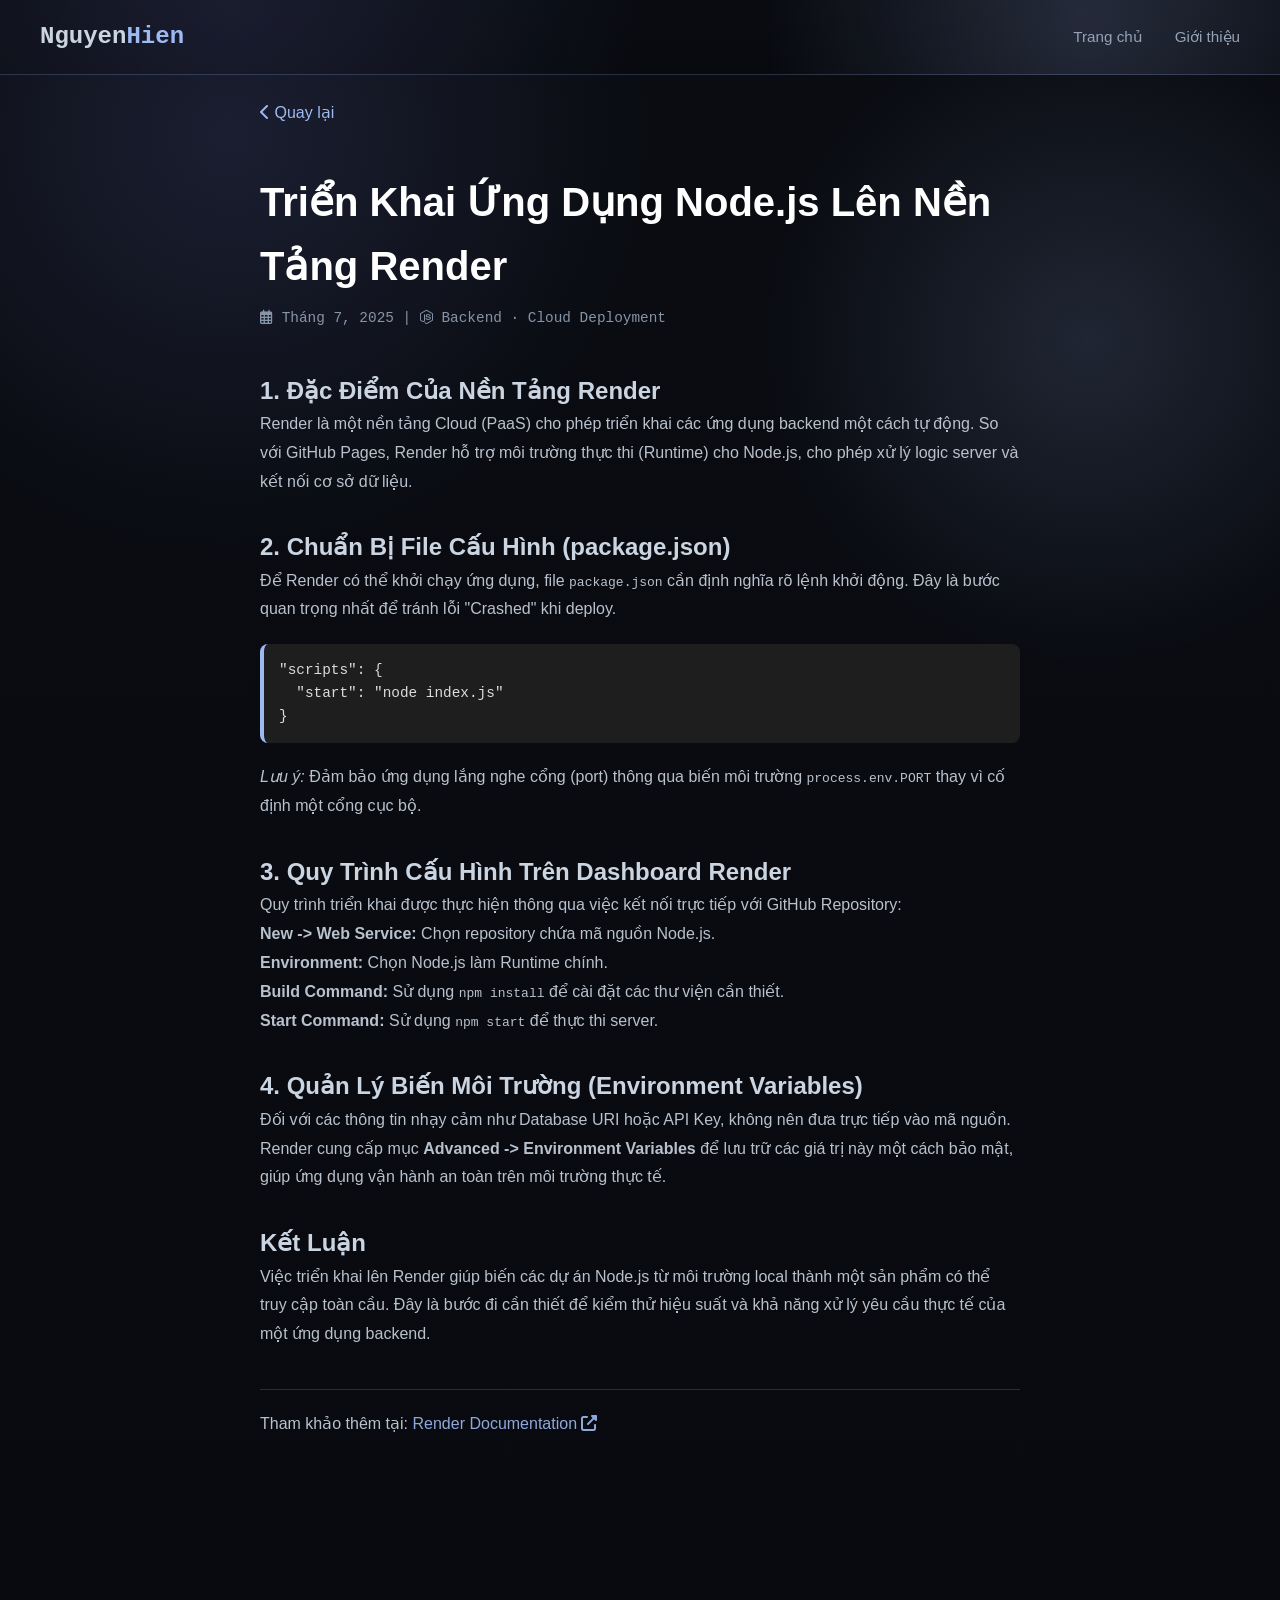
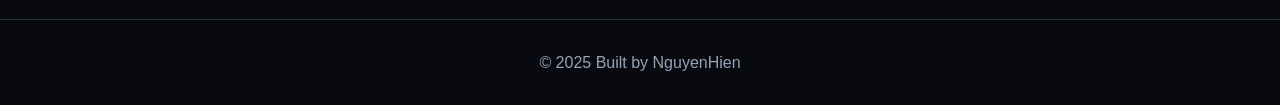
<file: blog/blog3.html>
<!DOCTYPE html>
<html lang="vi">
<head>
    <meta charset="UTF-8">
    <meta name="viewport" content="width=device-width, initial-scale=1.0">
    <title>Triển Khai Node.js Lên Render</title>
    <link rel="stylesheet" href="../style.css">
    <link rel="stylesheet" href="https://cdnjs.cloudflare.com/ajax/libs/font-awesome/6.7.2/css/all.min.css">
</head>
<body>

<nav class="navbar">
    <div class="logo">Nguyen<span>Hien</span></div>
    <ul class="nav-links">
        <li><a href="../index.html#home">Trang chủ</a></li>
        <li><a href="about.html">Giới thiệu</a></li>
    </ul>
</nav>

<section class="section">
    <div class="container blog-detail">

        <a href="../index.html#blog" class="back-link" style="text-decoration: none; color: var(--accent-soft);">
            <i class="fas fa-chevron-left"></i> Quay lại
        </a>

        <h1 class="blog-title" style="margin-top: 20px; font-size: 2.5rem; color: #fff;">
            Triển Khai Ứng Dụng Node.js Lên Nền Tảng Render
        </h1>

        <p class="blog-meta" style="color: var(--text-soft); font-family: var(--font-code); margin-bottom: 40px;">
            <i class="far fa-calendar-alt"></i> Tháng 7, 2025 | <i class="fab fa-node-js"></i> Backend · Cloud Deployment
        </p>

        <h2>1. Đặc Điểm Của Nền Tảng Render</h2>
        <p>
            Render là một nền tảng Cloud (PaaS) cho phép triển khai các ứng dụng backend một cách tự động. So với GitHub Pages, Render hỗ trợ môi trường thực thi (Runtime) cho Node.js, cho phép xử lý logic server và kết nối cơ sở dữ liệu.
        </p>

        <h2>2. Chuẩn Bị File Cấu Hình (package.json)</h2>
        <p>
            Để Render có thể khởi chạy ứng dụng, file <code>package.json</code> cần định nghĩa rõ lệnh khởi động. Đây là bước quan trọng nhất để tránh lỗi "Crashed" khi deploy.
        </p>
        <div class="code-snippet" style="background: #1e1e1e; padding: 15px; border-radius: 8px; font-family: 'Fira Code', monospace; font-size: 0.9rem; color: #dcdcdc; margin: 20px 0; border-left: 4px solid var(--accent-soft);">
            "scripts": { <br>
            &nbsp;&nbsp;"start": "node index.js" <br>
            }
        </div>
        <p><em>Lưu ý:</em> Đảm bảo ứng dụng lắng nghe cổng (port) thông qua biến môi trường <code>process.env.PORT</code> thay vì cố định một cổng cục bộ.</p>

        

        <h2>3. Quy Trình Cấu Hình Trên Dashboard Render</h2>
        <p>
            Quy trình triển khai được thực hiện thông qua việc kết nối trực tiếp với GitHub Repository:
        </p>
        <ul>
            <li><strong>New -> Web Service:</strong> Chọn repository chứa mã nguồn Node.js.</li>
            <li><strong>Environment:</strong> Chọn Node.js làm Runtime chính.</li>
            <li><strong>Build Command:</strong> Sử dụng <code>npm install</code> để cài đặt các thư viện cần thiết.</li>
            <li><strong>Start Command:</strong> Sử dụng <code>npm start</code> để thực thi server.</li>
        </ul>

        <h2>4. Quản Lý Biến Môi Trường (Environment Variables)</h2>
        <p>
            Đối với các thông tin nhạy cảm như Database URI hoặc API Key, không nên đưa trực tiếp vào mã nguồn. Render cung cấp mục <strong>Advanced -> Environment Variables</strong> để lưu trữ các giá trị này một cách bảo mật, giúp ứng dụng vận hành an toàn trên môi trường thực tế.
        </p>

        <h2>Kết Luận</h2>
        <p>
            Việc triển khai lên Render giúp biến các dự án Node.js từ môi trường local thành một sản phẩm có thể truy cập toàn cầu. Đây là bước đi cần thiết để kiểm thử hiệu suất và khả năng xử lý yêu cầu thực tế của một ứng dụng backend.
        </p>

        <div style="margin-top: 40px; border-top: 1px solid var(--border-main); padding-top: 20px;">
            <p>Tham khảo thêm tại: 
                <a href="https://render.com/docs" target="_blank" style="color: var(--accent-soft); text-decoration: none;">
                    Render Documentation <i class="fas fa-external-link-alt"></i>
                </a>
            </p>
        </div>

    </div>
</section>

<footer>
    <p>&copy; 2025 Built by NguyenHien</p>
</footer>

<script src="../script.js"></script>
</body>
</html>
</file>
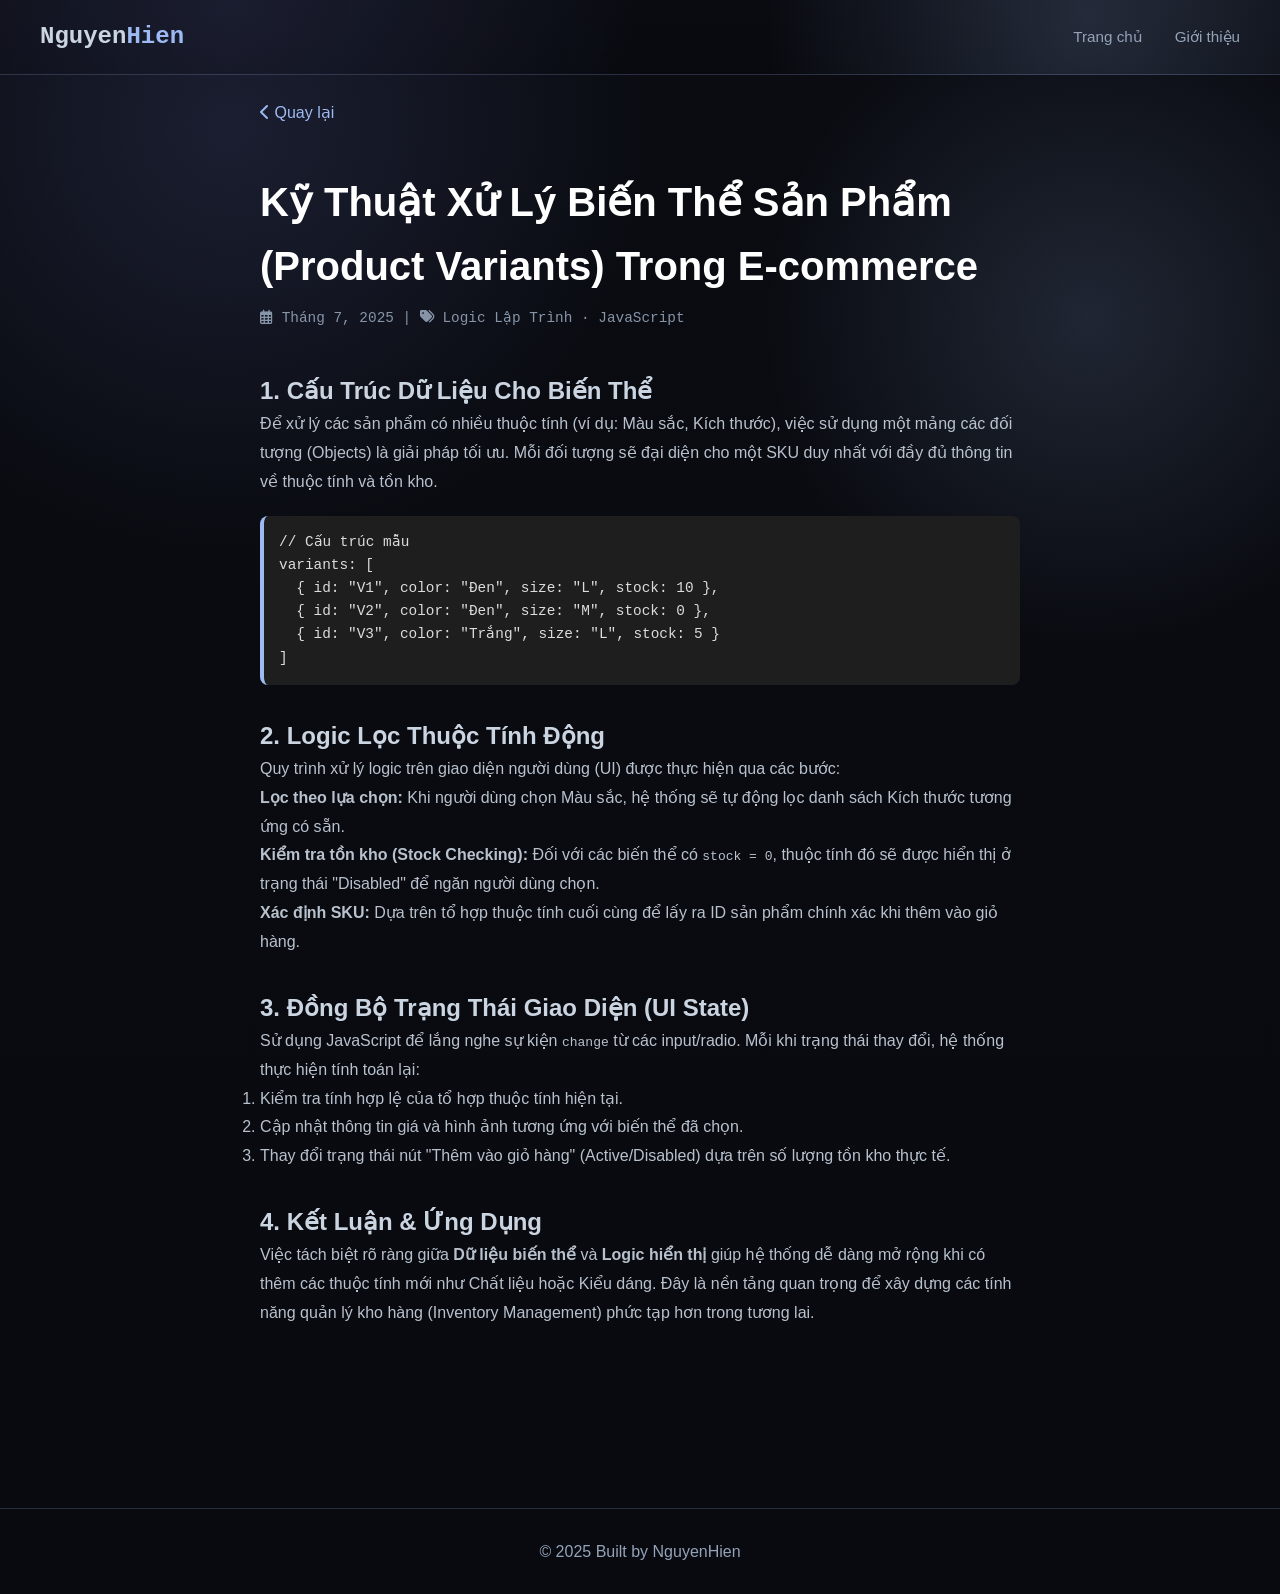
<file: blog/ecommerce-variants.html>
<!DOCTYPE html>
<html lang="vi">
<head>
    <meta charset="UTF-8">
    <meta name="viewport" content="width=device-width, initial-scale=1.0">
    <title>Giải Pháp Xử Lý Biến Thể Sản Phẩm</title>
    <link rel="stylesheet" href="../style.css">
    <link rel="stylesheet" href="https://cdnjs.cloudflare.com/ajax/libs/font-awesome/6.7.2/css/all.min.css">
</head>
<body>

<nav class="navbar">
    <div class="logo">Nguyen<span>Hien</span></div>
    <ul class="nav-links">
        <li><a href="../index.html#home">Trang chủ</a></li>
        <li><a href="about.html">Giới thiệu</a></li>
    </ul>
</nav>

<section class="section">
    <div class="container blog-detail">

        <a href="../index.html#blog" class="back-link" style="text-decoration: none; color: var(--accent-soft);">
            <i class="fas fa-chevron-left"></i> Quay lại
        </a>

        <h1 class="blog-title" style="margin-top: 20px; font-size: 2.5rem; color: #fff;">
            Kỹ Thuật Xử Lý Biến Thể Sản Phẩm (Product Variants) Trong E-commerce
        </h1>

        <p class="blog-meta" style="color: var(--text-soft); font-family: var(--font-code); margin-bottom: 40px;">
            <i class="far fa-calendar-alt"></i> Tháng 7, 2025 | <i class="fas fa-tags"></i> Logic Lập Trình · JavaScript
        </p>

        <h2>1. Cấu Trúc Dữ Liệu Cho Biến Thể</h2>
        <p>
            Để xử lý các sản phẩm có nhiều thuộc tính (ví dụ: Màu sắc, Kích thước), việc sử dụng một mảng các đối tượng (Objects) là giải pháp tối ưu. Mỗi đối tượng sẽ đại diện cho một SKU duy nhất với đầy đủ thông tin về thuộc tính và tồn kho.
        </p>
        <div class="code-snippet" style="background: #1e1e1e; padding: 15px; border-radius: 8px; font-family: 'Fira Code', monospace; font-size: 0.9rem; color: #dcdcdc; margin: 20px 0; border-left: 4px solid var(--accent-soft);">
            // Cấu trúc mẫu<br>
            variants: [<br>
            &nbsp;&nbsp;{ id: "V1", color: "Đen", size: "L", stock: 10 },<br>
            &nbsp;&nbsp;{ id: "V2", color: "Đen", size: "M", stock: 0 },<br>
            &nbsp;&nbsp;{ id: "V3", color: "Trắng", size: "L", stock: 5 }<br>
            ]
        </div>

        <h2>2. Logic Lọc Thuộc Tính Động</h2>
        <p>
            Quy trình xử lý logic trên giao diện người dùng (UI) được thực hiện qua các bước:
        </p>
        <ul>
            <li><strong>Lọc theo lựa chọn:</strong> Khi người dùng chọn Màu sắc, hệ thống sẽ tự động lọc danh sách Kích thước tương ứng có sẵn.</li>
            <li><strong>Kiểm tra tồn kho (Stock Checking):</strong> Đối với các biến thể có <code>stock = 0</code>, thuộc tính đó sẽ được hiển thị ở trạng thái "Disabled" để ngăn người dùng chọn.</li>
            <li><strong>Xác định SKU:</strong> Dựa trên tổ hợp thuộc tính cuối cùng để lấy ra ID sản phẩm chính xác khi thêm vào giỏ hàng.</li>
        </ul>

        

        <h2>3. Đồng Bộ Trạng Thái Giao Diện (UI State)</h2>
        <p>
            Sử dụng JavaScript để lắng nghe sự kiện <code>change</code> từ các input/radio. Mỗi khi trạng thái thay đổi, hệ thống thực hiện tính toán lại:
        </p>
        <ol>
            <li>Kiểm tra tính hợp lệ của tổ hợp thuộc tính hiện tại.</li>
            <li>Cập nhật thông tin giá và hình ảnh tương ứng với biến thể đã chọn.</li>
            <li>Thay đổi trạng thái nút "Thêm vào giỏ hàng" (Active/Disabled) dựa trên số lượng tồn kho thực tế.</li>
        </ol>

        <h2>4. Kết Luận & Ứng Dụng</h2>
        <p>
            Việc tách biệt rõ ràng giữa <strong>Dữ liệu biến thể</strong> và <strong>Logic hiển thị</strong> giúp hệ thống dễ dàng mở rộng khi có thêm các thuộc tính mới như Chất liệu hoặc Kiểu dáng. Đây là nền tảng quan trọng để xây dựng các tính năng quản lý kho hàng (Inventory Management) phức tạp hơn trong tương lai.
        </p>

    </div>
</section>

<footer>
    <p>&copy; 2025 Built by NguyenHien</p>
</footer>

<script src="../script.js"></script>
</body>
</html>
</file>
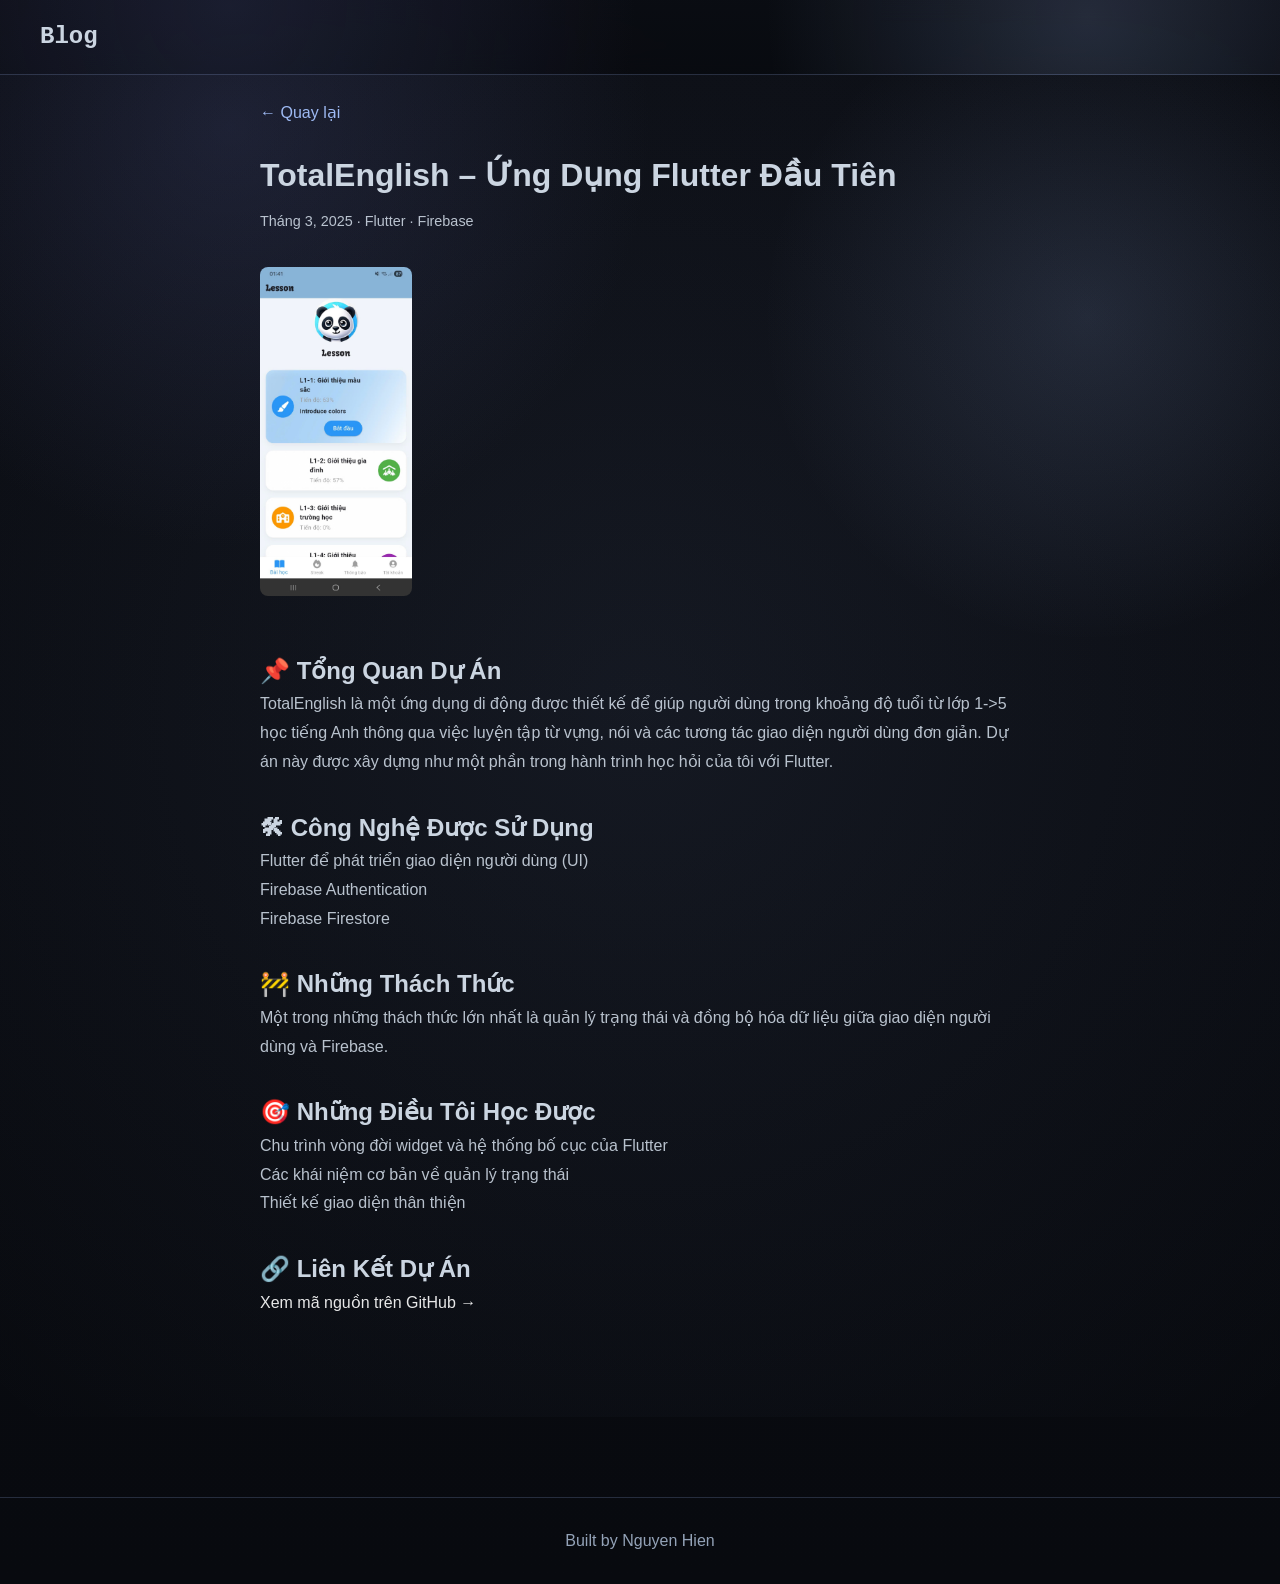
<file: blog/te.html>
<!DOCTYPE html>
<html lang="vi">
<head>
    <meta charset="UTF-8">
    <title>Xây Dựng TotalEnglish – Blog</title>
    <meta name="viewport" content="width=device-width, initial-scale=1.0">

    <!-- STYLE CHÍNH -->
    <link rel="stylesheet" href="../style.css">
</head>
<body>

<!-- =====================
     THANH ĐIỀU HƯỚNG (NAVBAR)
===================== -->
<nav class="navbar">
    <div class="logo">Blog</div>
    
</nav>

<!-- =====================
     CHI TIẾT BÀI BLOG
===================== -->
<section class="section section-soft">
    <div class="container blog-detail">

        <!-- QUAY LẠI -->
        <a href="../index.html#blog" class="back-link">
            ← Quay lại
        </a>

        <!-- TIÊU ĐỀ -->
        <h1 class="blog-title">
            TotalEnglish – Ứng Dụng Flutter Đầu Tiên
        </h1>

        <!-- META -->
        <p class="blog-meta">
            Tháng 3, 2025 · Flutter · Firebase
        </p>

        <!-- HÌNH ẢNH CHI TIẾT -->
        <img
            src="../img/image.png"
            alt="Ảnh xem trước ứng dụng TotalEnglish"
            class="blog-cover"
        >

        <!-- NỘI DUNG -->
        <h2>📌 Tổng Quan Dự Án</h2>
        <p>
            TotalEnglish là một ứng dụng di động được thiết kế để giúp người dùng trong khoảng độ tuổi từ lớp 1->5 học tiếng Anh
            thông qua việc luyện tập từ vựng, nói và các tương tác giao diện người dùng đơn giản.
            Dự án này được xây dựng như một phần trong hành trình học hỏi của tôi với Flutter.
        </p>

        <h2>🛠 Công Nghệ Được Sử Dụng</h2>
        <ul>
            <li>Flutter để phát triển giao diện người dùng (UI)</li>
            <li>Firebase Authentication</li>
            <li>Firebase Firestore</li>
        </ul>

        <h2>🚧 Những Thách Thức</h2>
        <p>
            Một trong những thách thức lớn nhất là quản lý trạng thái và đồng bộ hóa dữ liệu
            giữa giao diện người dùng và Firebase.
        </p>

        <h2>🎯 Những Điều Tôi Học Được</h2>
        <ul>
            <li>Chu trình vòng đời widget và hệ thống bố cục của Flutter</li>
            <li>Các khái niệm cơ bản về quản lý trạng thái</li>
            <li>Thiết kế giao diện thân thiện</li>
        </ul>

        <h2>🔗 Liên Kết Dự Án</h2>
        <p>
            <a
                href="https://github.com/NguyenHin/TotalEnglish.git"
                target="_blank"
                rel="noopener"
            >
                Xem mã nguồn trên GitHub →
            </a>
        </p>

    </div>
</section>

<!-- =====================
     CHÂN TRANG (FOOTER)
===================== -->
<footer>
    <p>
        Built by Nguyen Hien
    </p>
</footer>

<!-- SCRIPT CHÍNH -->
<script src="../script.js"></script>

</body>
</html>
</file>
<file: style.css>
/* =====================
COLOR SYSTEM (Updated with #353A5F and #9EBAF3)
===================== */
:root {
  --bg-main: #0a0c12;        /* Nền tối sâu dựa trên sắc xanh */
  --bg-deep: #080a0f;        /* Nền tối hơn */
  --bg-card: #141a26;        /* Nền thẻ */
  --bg-soft: #1c2433;        /* Nền tương tác nhẹ */

  --accent-main: #353A5F;    /* Xanh Navy đậm - Primary */
  --accent-soft: #9EBAF3;    /* Xanh Baby Blue - Secondary/Glow */

  --text-main: #cbd5e1;      /* Chữ chính */
  --text-soft: #94a3b8;      /* Chữ phụ */
  --text-highlight: #FFFFFF; /* Chữ tiêu đề trắng */

  --border-main: rgba(158, 186, 243, 0.2); /* Border dựa trên màu baby blue */

  --font-heading: 'Outfit', sans-serif;
  --font-code: 'Fira Code', monospace;

  --card-bg: linear-gradient(160deg, var(--bg-card), var(--bg-main));
  --shadow-soft: 0 20px 40px rgba(0,0,0,0.45);

}

/* =====================
2. RESET & GLOBAL
===================== */

* {
  margin: 0;
  padding: 0;
  box-sizing: border-box;
}

body {
  min-height: 100vh;
  font-family: var(--font-heading);
  color: var(--text-main);
  line-height: 1.6;
  background:
    radial-gradient(700px circle at 18% 8%, rgba(53, 58, 95, 0.4), transparent 60%),
    radial-gradient(500px circle at 85% 20%, rgba(158, 186, 243, 0.15), transparent 65%),
    linear-gradient(180deg, var(--bg-main), var(--bg-deep));
}

a {
  text-decoration: none;
  color: var(--text-highlight);
  transition: 0.3s;
}

ul { list-style: none; }

.container {
  max-width: 1100px;
  margin: auto;
  padding: 0 20px;
}

/* =====================
3. SCROLL ANIMATION
===================== */
.section {
  padding: 100px 0;
  opacity: 0;
  transform: translateY(40px);
  transition: opacity 0.8s ease, transform 0.8s ease;
}

.section.section-visible {
  opacity: 1;
  transform: translateY(0);
}

.section-soft {
  background: radial-gradient(circle at center, rgba(158, 186, 243, 0.08), transparent);
}
/* Chrome, Edge, Safari */
body::-webkit-scrollbar {
  width: 8px;
}

body::-webkit-scrollbar-track {
  background: transparent;
}

body::-webkit-scrollbar-thumb {
  background: linear-gradient(
    180deg,
    var(--accent-main),
    var(--accent-soft)
  );
  border-radius: 10px;
}

/* =====================
4. NAVBAR
===================== */
.navbar {
  position: fixed;
  top: 0;
  width: 100%;
  z-index: 100;
  padding: 18px 40px;
  display: flex;
  justify-content: space-between;
  align-items: center;
  background:
    radial-gradient(700px circle at 18% 8%, rgba(53, 58, 95, 0.35), transparent 58%),
    radial-gradient(520px circle at 85% 22%, rgba(158, 186, 243, 0.18), transparent 62%),
    linear-gradient(180deg, rgba(10, 12, 18, 0.85), rgba(8, 10, 15, 0.85));
  backdrop-filter: blur(12px);
  border-bottom: 1px solid var(--border-main);
}

.logo {
  font-family: var(--font-code);
  font-size: 1.5rem;
  font-weight: 600;
}

.logo span { color: var(--accent-soft); }

.nav-links {
  display: flex;
  gap: 32px;
  align-items: center;
}

.nav-links a {
  font-size: 0.95rem;
  color: var(--text-soft);
}

.nav-links a:hover { color: var(--accent-soft); }

.btn-nav {
  padding: 8px 18px;
  border-radius: 4px;
  border: 1px solid var(--accent-soft);
}

.btn-nav:hover {
  background: rgba(158, 186, 243, 0.1);
}

/* =====================
5. HERO – HYBRID (FIXED)
===================== */
.hero {
  min-height: 100vh;
  display: flex;
  align-items: center;
  padding-top: 90px;
  position: relative;
  overflow: hidden;
}

.hero-container {
  max-width: 1300px;   /* 👈 RỘNG RIÊNG CHO HERO */
}

/* layout chính */
.hybrid-layout {
  display: flex;
  align-items: center;
  justify-content: space-between;
  gap: 60px;
}

/* blur nền */
.hero-blur {
  position: absolute;
  width: 420px;
  height: 420px;
  filter: blur(130px);
  opacity: 0.3;
  z-index: 0;
}

.blur-left {
  background: var(--accent-main);
  top: 10%;
  left: -180px;
}

.blur-right {
  background: var(--accent-soft);
  bottom: 15%;
  right: -180px;
}

/* ===== LEFT CONTENT ===== */
.hero-content {
  max-width: 620px;
  z-index: 1;
}

.subtitle {
  font-family: var(--font-code);
  font-size: 0.95rem;
  color: var(--accent-soft);
}

.hero-content h1 {
  font-size: 4rem;
  margin: 18px 0;
  line-height: 1.1;
  background: linear-gradient(90deg, #FFFFFF, #9EBAF3, #cbd5e1, #94a3b8);
  background-clip: text;
  -webkit-background-clip: text;
  -webkit-text-fill-color: transparent;
}

.role {
  font-size: 1.5rem;
  color: var(--text-soft);
  margin-bottom: 22px;
}

.description {
  max-width: 480px;
  margin-bottom: 36px;
}

.cta-buttons {
  display: flex;
  gap: 18px;
}

/* ===== RIGHT VISUAL (IMAGE) ===== */
.hero-visual {
  z-index: 1;
  flex-shrink: 0;
  width: 340px;        /* 👈 GIỚI HẠN RỘNG */
  max-width: 100%;
}

/* floating nhẹ */
.floating-visual {
  animation: floatY 6s ease-in-out infinite;
}

@keyframes floatY {
  0% { transform: translateY(0); }
  50% { transform: translateY(-12px); }
  100% { transform: translateY(0); }
}

/* =====================
6. BUTTONS
===================== */
.btn {
  padding: 12px 30px;
  border-radius: 6px;
  font-weight: 600;
}

.btn-primary {
  background: linear-gradient(135deg, var(--accent-main), var(--accent-soft));
  color: #FFFFFF;
}

.btn-primary:hover {
  filter: brightness(1.1);
}

.btn-secondary {
  border: 1px solid var(--accent-soft);
  color: var(--accent-soft);
}

.btn-secondary:hover {
  background: rgba(158, 186, 243, 0.1);
}

.big-btn {
  margin-top: 30px;
  padding: 18px 45px;
  border-radius: 50px;
  letter-spacing: 1px;
}

/* =====================
7. CODE BLOCK FLOATING
===================== */
.hero-visual { z-index: 1; }

.code-block {
  background: linear-gradient(160deg, var(--bg-card), var(--bg-main));
  padding: 22px;
  border-radius: 14px;
  border: 1px solid var(--border-main);
  font-family: var(--font-code);
  box-shadow: 0 40px 80px rgba(0,0,0,0.55);
  overflow: hidden;
}

/* ===== HERO IMAGE FRAME ===== */
.profile-image-wrapper {
  width: 100%;
  aspect-ratio: 3 / 4;   /* 👈 CHUẨN HERO */
  height: 420px;          /* 👈 GIỚI HẠN CHIỀU CAO */
  overflow: hidden;
  border-radius: 10px;
  border: 1px solid var(--border-main);
  background-image: url('../img/ava.png');
    background-size: cover;
    background-position: center top; /* Chỉnh top để không mất mặt */
    background-repeat: no-repeat;
}

.profile-image-wrapper img {
  width: 100%;
  height: 100%;
  object-fit: cover;      /* 👈 KHÔNG MÉO ẢNH */
}

.window-header {
  display: flex;
  gap: 8px;
  margin-bottom: 14px;
}

.dot {
  width: 12px;
  height: 12px;
  border-radius: 50%;
}

.red { background:#ff5f56; }
.yellow { background:#ffbd2e; }
.green { background:#27c93f; }

pre {
  font-size: 0.85rem;
  color: var(--text-soft);
}

/* =====================
8. SECTION TITLE
===================== */
.section-title {
  font-size: 2rem;
  margin-bottom: 50px;
  color: var(--text-highlight);
  position: relative;
}

.section-title::after {
  content: "";
  position: absolute;
  left: 0;
  bottom: -12px;
  width: 65%;
  height: 3px;
  background: linear-gradient(90deg, var(--accent-soft), transparent);
}

/* =====================
9. SKILLS
===================== */
.skills-grid {
  display: grid;
  grid-template-columns: repeat(auto-fit, minmax(140px, 1fr));
  gap: 20px;
}

.skill-card {
  border: 1px solid var(--border-main);
  padding: 25px 15px;
  border-radius: 16px;
  text-align: center;
  transition: 0.4s;
}

.skill-card:hover {
  transform: translateY(-10px);
  border-color: var(--accent-soft);
  background: rgba(158, 186, 243, 0.05);
}

.skill-card i {
  font-size: 2.8rem;
  background: linear-gradient(135deg, var(--text-highlight), var(--accent-soft));
  background-clip: text;
  -webkit-background-clip: text;
  -webkit-text-fill-color: transparent;
}

/* =====================
10. CERTIFICATES (GROUP BY YEAR)
===================== */

/* FILTER (YEAR NAV) */
.cert-filter {
  display: flex;
  gap: 14px;
  margin-bottom: 40px;
  flex-wrap: wrap;
}

.filter-btn {
  background: transparent;
  border: 1px solid var(--border-main);
  padding: 6px 16px;
  border-radius: 20px;
  font-family: var(--font-code);
  font-size: 0.85rem;
  color: var(--text-soft);
  cursor: pointer;
  transition: 0.3s;
}

.filter-btn:hover {
  border-color: var(--accent-soft);
  color: var(--text-highlight);
}

.filter-btn.active {
  background: linear-gradient(135deg, var(--accent-main), var(--accent-soft));
  color: #FFFFFF;
  border-color: transparent;
}

/* =====================
TIMELINE SCROLL WRAPPER
===================== */
.cert-timeline {
  max-height: 520px;
  overflow-y: auto;
  padding-left: 34px;
  padding-right: 16px;
  position: relative;
  scrollbar-width: thin;
  scrollbar-color: var(--accent-soft) transparent;
}

/* timeline vertical line */
.cert-timeline::before {
  content: '';
  position: absolute;
  left: 10px;
  top: 0;
  width: 2px;
  height: 100%;
  background: linear-gradient(to bottom, var(--accent-soft), transparent);
}

/* scrollbar (Chrome / Edge) */
.cert-timeline::-webkit-scrollbar {
  width: 6px;
}

.cert-timeline::-webkit-scrollbar-track {
  background: transparent;
}

.cert-timeline::-webkit-scrollbar-thumb {
  background: linear-gradient(var(--accent-main), var(--accent-soft));
  border-radius: 10px;
}

/* =====================
YEAR GROUP
===================== */
.cert-year {
  position: relative;
  padding-bottom: 50px;
}

/* year label (sticky) */
.year-label {
  position: sticky;
  top: 0;
  z-index: 2;
  font-family: var(--font-code);
  font-size: 1.05rem;
  color: var(--accent-soft);
  padding: 14px 0 18px;
  margin-bottom: 10px;
  background: var(--bg-main);
  backdrop-filter: blur(6px);
}

/* =====================
CERT ITEM
===================== */
.cert-item {
  position: relative;
  display: flex;
  gap: 20px;
  margin-bottom: 40px;
  padding: 20px;
  border-radius: 16px;
  transition: 0.3s;
}

.cert-item:hover {
  background: rgba(158, 186, 243, 0.04);
}

/* dot on timeline */
.cert-item::after {
  content: '';
  position: absolute;
  left: -36px;
  top: 32px;
  width: 12px;
  height: 12px;
  border-radius: 50%;
  background: var(--accent-soft);
  box-shadow: 0 0 8px var(--accent-soft);
}

/* content text */
.cert-date {
  font-family: var(--font-code);
  font-size: 0.85rem;
  color: var(--accent-soft);
}

.issuer {
  font-size: 0.85rem;
  color: var(--text-soft);
}

/* image */
.cert-image {
  width: 180px;
  height: 120px;
  border-radius: 8px;
  overflow: hidden;
  border: 1px solid var(--border-main);
  flex-shrink: 0;
}

.cert-image img {
  width: 100%;
  height: 100%;
  object-fit: cover;
  cursor: pointer;
}

/* =====================
11. PROJECTS
===================== */
.project-grid {
  display: grid;
  grid-template-columns: repeat(auto-fill, minmax(300px, 1fr));
  gap: 30px;
}

.project-card {
  background: linear-gradient(160deg, var(--bg-card), var(--bg-main));
  padding: 32px;
  border-radius: 12px;
  border: 1px solid var(--border-main);
  transition: 0.35s;
  cursor: pointer;
}

.project-card:hover {
  transform: translateY(-10px);
  border-color: var(--accent-soft);
}

.project-header {
  display: flex;
  justify-content: space-between;
  margin-bottom: 20px;
}

.project-links i {
  color: var(--text-soft);
}

.project-links i:hover {
  color: var(--accent-soft);
}
.project-detail-btn {
  margin-top: 26px;
  padding: 10px 22px;
  border-radius: 999px;
  background: linear-gradient(135deg, var(--accent-main), var(--accent-soft));
  color: #fff;
  font-weight: 600;
  border: none;
  cursor: pointer;
  transition: 0.3s;
}

.project-detail-btn:hover {
  transform: translateY(-3px);
  filter: brightness(1.1);
}
.project-github {
  font-size: 1.2rem;
  color: var(--text-soft);
  transition: 0.25s;
}

.project-github:hover {
  color: var(--accent-soft);
  transform: scale(1.1);
}



.tech-list {
  display: flex;
  gap: 14px;
  margin-top: 18px;
  font-family: var(--font-code);
  font-size: 0.8rem;
}

.tech-list li {
  background: var(--bg-soft);
  padding: 5px 10px;
  border-radius: 4px;
  color: var(--accent-soft);
}

/* =====================
12. CONTACT & FOOTER
===================== */

.contact-container {
  text-align: center;
  padding: 60px 20px;
  background: radial-gradient(circle, rgba(158, 186, 243, 0.08), transparent);
  border-radius: 30px;
  border: 1px solid var(--border-main);
}

.contact-intro {
  margin-bottom: 30px;
  color: var(--text-soft);
}

/* list info */
.contact-list {
  display: inline-flex;
  flex-direction: column;
  gap: 18px;
  align-items: flex-start;
}

.contact-list li {
  display: flex;
  align-items: center;
  gap: 14px;
  font-family: var(--font-code);
  font-size: 0.95rem;
}

.contact-list i {
  font-size: 1.1rem;
  color: var(--accent-soft);
}

.contact-list a {
  color: var(--text-highlight);
}

.contact-list a:hover {
  color: var(--accent-soft);
}

footer {
  margin-top: 80px;
  text-align: center;
  padding: 30px;
  color: var(--text-soft);
  border-top: 1px solid var(--border-main);
}

footer i { color: var(--accent-soft); }

/* =====================
13. Blog
===================== */
.section-desc {
    text-align: center;
    max-width: 600px;
    margin: 0 auto 3rem;
    opacity: 0.85;
}

.blog-grid {
    display: grid;
    grid-template-columns: repeat(auto-fit, minmax(280px, 1fr));
    gap: 2rem;
    /* 👇 thêm */
    max-height: 460px;
    overflow: hidden;
    /* 👇 FIX GRID BỊ KÉO DÀI */
    align-items: start;
    grid-auto-rows: min-content;

    transition: max-height 0.4s ease;
}
.blog-view-all {
    margin-top: 1.5rem; /* giảm từ khoảng cách mặc định */
    text-align: center; /* căn giữa nút */
}

.blog-grid.expanded {
    max-height: 460px;          /* chiều cao cố định */
    overflow-y: auto;           /* scroll bên trong */
    padding-right: 6px;
}
.blog-grid.expanded::-webkit-scrollbar {
    width: 6px;
}

.blog-grid.expanded::-webkit-scrollbar-thumb {
    background: rgba(255,255,255,0.2);
    border-radius: 10px;
}

.blog-grid.expanded::-webkit-scrollbar-track {
    background: transparent;
}


.blog-card {
    background: var(--card-bg);
    border-radius: 16px;
    padding: 1.8rem;
    box-shadow: var(--shadow-soft);
    transition: transform 0.3s ease;
}

.blog-card:hover {
    transform: translateY(-6px);
    box-shadow: 0 30px 60px rgba(158,186,243,0.15);
}

.blog-date {
    font-size: 0.85rem;
    opacity: 0.6;
}

.blog-card h3 {
    margin: 0.6rem 0;
    font-size: 1.1rem;
}

.blog-card p {
    font-size: 0.95rem;
    line-height: 1.6;
    opacity: 0.85;
}

.blog-tags {
    margin: 1rem 0;
}

.blog-tags span {
    display: inline-block;
    font-size: 0.75rem;
    padding: 4px 10px;
    border-radius: 999px;
    background: rgba(255,255,255,0.08);
    margin-right: 6px;
}

.blog-link {
    font-size: 0.9rem;
    color: var(--accent-soft);
    text-decoration: none;
}
.blog-link:hover {
    text-decoration: underline;
    color: #FFFFFF; /* hover sáng hơn */
}
.blog-detail {
    max-width: 800px;
}

.back-link {
    display: inline-block;
    margin-bottom: 1.5rem;
    color: var(--accent-soft);
    text-decoration: none;
}
.back-link:hover {
    text-decoration: underline;
    color: #FFFFFF; /* hover sáng hơn */
}

.blog-title {
    font-size: 2rem;
    margin-bottom: 0.5rem;
}

.blog-meta {
    font-size: 0.9rem;
    opacity: 0.6;
    margin-bottom: 2rem;
}

.blog-cover {
    width: 20%;
    border-radius: 8px;
    margin-bottom: 1rem;
}

.blog-detail h2 {
    margin-top: 2rem;
}

.blog-detail p,
.blog-detail li {
    line-height: 1.8;
    opacity: 0.9;
}


/* =====================
RESPONSIVE LAYOUT
===================== */

/* Smartphones & small tablets */
@media (max-width: 768px) {

  /* ===== HERO ===== */
  .hybrid-layout {
    flex-direction: column; /* xếp dọc */
    gap: 30px;
    text-align: center;
  }

  .hero-content {
    max-width: 100%;
  }

  .hero-content h1 {
    font-size: clamp(2rem, 8vw, 3rem); /* co dãn theo màn hình */
    line-height: 1.2;
  }

  .role {
    font-size: 1.2rem;
  }

  .description {
    max-width: 100%;
    margin: 20px auto 36px;
  }

  .cta-buttons {
    flex-direction: column;
    gap: 12px;
    justify-content: center;
    align-items: center;
  }

  .hero-visual {
    width: 90%;
    margin: 0 auto;
  }


  .blur-left { left: -120px; top: 5%; }
  .blur-right { right: -120px; bottom: 10%; }

  /* ===== NAVBAR ===== */
  .navbar {
    padding: 12px 20px;
  }

  .nav-links {
    gap: 18px;
    flex-wrap: wrap;
    justify-content: center;
  }

  .btn-nav {
    padding: 6px 14px;
  }

  /* ===== SECTIONS ===== */
  .section {
    padding: 60px 15px;
  }

  .section-title {
    font-size: 1.5rem;
  }

  /* ===== SKILLS ===== */
  .skills-grid {
    grid-template-columns: repeat(auto-fit, minmax(120px, 1fr));
    gap: 16px;
  }

  /* ===== CERTIFICATES ===== */
  .cert-timeline {
    max-height: 400px;
    padding-left: 16px;
    padding-right: 8px;
  }

  .cert-image {
    width: 140px;
    height: 100px;
  }

  /* ===== PROJECTS ===== */
  .project-grid {
    grid-template-columns: 1fr;
    gap: 20px;
  }

  .project-card {
    padding: 24px;
  }

  /* ===== BLOG ===== */
  .blog-grid {
    grid-template-columns: 1fr;
    max-height: none;
    overflow: visible;
  }

  .blog-card {
    padding: 1.5rem;
  }

  .blog-title {
    font-size: 1.8rem;
  }

  .blog-detail {
    padding: 0 10px;
  }

  /* ===== CONTACT ===== */
  .contact-container {
    padding: 40px 15px;
  }
}

/* Tablets (medium screens) */
@media (min-width: 769px) and (max-width: 1024px) {

  .hybrid-layout {
    flex-direction: column;
    gap: 40px;
    text-align: center;
  }

  .hero-content h1 {
    font-size: clamp(2.5rem, 6vw, 4rem);
  }

  .hero-visual {
    width: 60%;
    margin: 0 auto;
  }

  .cta-buttons {
    justify-content: center;
  }

  .skills-grid {
    grid-template-columns: repeat(auto-fit, minmax(140px, 1fr));
  }

  .project-grid {
    grid-template-columns: repeat(auto-fit, minmax(280px, 1fr));
  }
}

/* Small tweaks for very small devices */
@media (max-width: 480px) {
  .hero-content h1 {
    font-size: clamp(1.8rem, 9vw, 2.5rem);
  }

  .role {
    font-size: 1rem;
  }

  .cta-buttons {
    gap: 10px;
  }
}

/* TỐI ƯU PERFORMANCE – MOBILE */
@media (max-width: 768px) {
  .hero-blur {
    display: none;
  }
}

/* =====================
ABOUT PAGE STYLES
===================== */

/* Card chính chứa toàn bộ About Section */
.about-section .about-card {
    background: var(--card-bg);
    padding: 50px;
    border-radius: 24px;
    box-shadow: var(--shadow-soft);
    transition: transform 0.3s ease;
}

.about-section .about-card:hover {
    transform: translateY(-6px);
}

/* Hybrid layout */
.about-section .hybrid-layout {
    display: flex;
    gap: 60px;
    align-items: flex-start;
    justify-content: space-between;
}

/* LEFT: Avatar / Hero Visual */
.about-left-col {
    flex-shrink: 0;
}

.about-left-col .back-link {
    display: inline-block;
    margin-bottom: 20px;
    color: var(--accent-soft);
    text-decoration: none;
    font-weight: 500;
}

.about-left-col .back-link:hover {
    color: #FFFFFF;
    text-decoration: underline;
}

.hero-visual .code-block {
    background: linear-gradient(160deg, var(--bg-card), var(--bg-main));
    padding: 22px;
    border-radius: 14px;
    border: 1px solid var(--border-main);
    box-shadow: 0 40px 80px rgba(0,0,0,0.55);
    overflow: hidden;
}

.profile-image-wrapper {
    width: 100%;
    aspect-ratio: 3 / 4;
    overflow: hidden;
    border-radius: 10px;
    border: 1px solid var(--border-main);
}

.profile-image-wrapper img {
    width: 100%;
    height: 100%;
    object-fit: cover;
}

/* RIGHT: Nội dung */
.about-right-col {
    flex: 1;
}

/* Tên */
.about-name {
    font-size: clamp(1.8rem, 5vw, 2.5rem);
    margin-bottom: 20px;
    font-family: var(--font-heading);
    background: linear-gradient(90deg, #FFFFFF, var(--accent-soft));
    background-clip: text;
    -webkit-background-clip: text;
    -webkit-text-fill-color: transparent;
    line-height: 1.2;
}

/* Vision Box */
.vision-box p {
    font-size: 1rem;
    color: var(--text-soft);
    line-height: 1.6;
    margin-bottom: 30px;
}

/* Info Split (Học vấn, Kỹ năng, Dự án, Chứng chỉ) */
.info-split {
    display: grid;
    grid-template-columns: repeat(auto-fit, minmax(220px, 1fr));
    gap: 24px;
}

/* mgnfo Group */
.info-group {
    background: rgba(158,186,243,0.05);
    padding: 18px;
    border-radius: 14px;
    transition: transform 0.3s ease, background 0.3s ease;
}

.info-group:hover {
    transform: translateY(-6px);
    background: rgba(158,186,243,0.08);
}

/* Info Title */
.info-title {
    font-size: 1.1rem;
    color: var(--accent-soft);
    margin-bottom: 12px;
}

/* Info Subtext */
.info-subtext {
    font-size: 0.85rem;
    color: var(--text-soft);
}

/* Skill mini list */
.skill-mini-list {
    list-style: none;
    display: flex;
    flex-wrap: wrap;
    gap: 8px;
    padding: 0;
    margin: 0;
}

.skill-mini-list li {
    background: var(--bg-soft);
    color: var(--accent-soft);
    padding: 4px 10px;
    border-radius: 6px;
    font-size: 0.85rem;
}

/* Cert mini list */
.cert-mini-list {
    list-style: none;
    padding: 0;
    margin: 0;
    font-size: 0.85rem;
    color: var(--text-soft);
}

.cert-mini-list li {
    margin-bottom: 6px;
}

/* Project Item */
.project-item {
    margin-bottom: 12px;
}

.project-item strong {
    display: block;
}

.project-item p {
    font-size: 0.85rem;
    color: var(--text-soft);
    margin: 2px 0 0 0;
}

/* Contact mini */
.contact-mini {
    display: flex;
    gap: 18px;
    flex-wrap: wrap;
    margin-top: 20px;
}

.contact-mini span {
    display: flex;
    align-items: center;
    gap: 6px;
    font-size: 0.95rem;
}

.contact-mini i {
    font-size: 1.1rem;
    color: var(--accent-soft);
}

/* =====================
RESPONSIVE LAYOUT
===================== */

/* Smartphones & small tablets */
@media (max-width: 768px) {
    .about-section .hybrid-layout {
        flex-direction: column;
        gap: 30px;
        text-align: center;
    }

    .about-left-col, .about-right-col {
        width: 100%;
    }

    .about-name {
        font-size: clamp(2rem, 8vw, 2.8rem);
    }

    .info-split {
        grid-template-columns: 1fr;
        gap: 16px;
    }

    .hero-visual {
        width: 90%;
        margin: 0 auto;
    }
}

/* Tablets (medium screens) */
@media (min-width: 769px) and (max-width: 1024px) {
    .about-section .hybrid-layout {
        flex-direction: column;
        gap: 40px;
        text-align: center;
    }

    .hero-visual {
        width: 60%;
        margin: 0 auto;
    }
}
/* =====================
PROJECT MODAL (REDESIGN)
===================== */
.project-modal {
  position: fixed;
  inset: 0;
  background: rgba(8, 10, 15, 0.88);
  backdrop-filter: blur(12px);
  display: flex;
  justify-content: center;
  align-items: center;
  opacity: 0;
  pointer-events: none;
  transition: opacity 0.35s ease;
  z-index: 9999;
}

.project-modal.active {
  opacity: 1;
  pointer-events: auto;
}

/* ===== MODAL CONTENT ===== */
.modal-content {
  background: linear-gradient(160deg, var(--bg-card), var(--bg-main));
  padding: 40px;
  border-radius: 22px;
  max-width: 900px;
  width: 92%;
  position: relative;
  border: 1px solid var(--border-main);
  box-shadow: 0 40px 100px rgba(0, 0, 0, 0.65);
  animation: modalZoom 0.35s ease;
}

@keyframes modalZoom {
  from {
    transform: scale(0.92);
    opacity: 0;
  }
  to {
    transform: scale(1);
    opacity: 1;
  }
}

/* ===== CLOSE BUTTON ===== */
.modal-close {
  position: absolute;
  top: 18px;
  right: 22px;
  font-size: 2rem;
  color: var(--text-soft);
  cursor: pointer;
  transition: 0.25s;
}

.modal-close:hover {
  color: #ff5f56;
}

/* ===== TITLE & DESC ===== */
#modalTitle {
  font-size: 1.9rem;
  margin-bottom: 8px;
  color: var(--accent-soft);
}

#modalDesc {
  color: var(--text-soft);
  line-height: 1.7;
  margin-bottom: 26px;
  max-width: 760px;
}
.modal-image-caption {
  margin: 14px 0 22px;
  font-size: 0.95rem;
  color: #cbd5e1;
  text-align: center;
  line-height: 1.6;

  opacity: 1;
  transform: translateY(0);
  transition: opacity 0.25s ease, transform 0.25s ease;
}

.modal-image-caption.hide {
  opacity: 0;
  transform: translateY(6px);
}


/* =====================
MODAL BODY
===================== */
.modal-body {
  display: flex;
  flex-direction: column;
  gap: 18px;
  margin-bottom: 28px;
}

/* ===== MAIN IMAGE ===== */
.modal-preview img {
  width: 100%;
  max-height: 420px;
  object-fit: contain;
  border-radius: 16px;
  border: 1px solid var(--border-main);
  background: var(--bg-soft);
  
}


/* ===== THUMBNAILS ===== */
.modal-thumbs {
  display: flex;
  gap: 12px;
  overflow-x: auto;
  padding-bottom: 6px;
  margin-top: 8px;
}

.modal-thumbs::-webkit-scrollbar {
  height: 6px;
}

.modal-thumbs::-webkit-scrollbar-thumb {
  background: linear-gradient(var(--accent-main), var(--accent-soft));
  border-radius: 10px;
}

.modal-thumbs img {
  width: 120px;
  height: 80px;
  object-fit: cover;
  border-radius: 10px;
  cursor: pointer;
  opacity: 0.65;
  border: 2px solid transparent;
  transition: 0.3s;
}

.modal-thumbs img:hover,
.modal-thumbs img.active {
  opacity: 1;
  border-color: var(--accent-soft);
  transform: translateY(-2px);
}

/* ===== GITHUB BUTTON ===== */
#modalGithub {
  display: inline-flex;
  align-items: center;
  gap: 10px;
}



/* =====================
RESPONSIVE
===================== */
@media (max-width: 768px) {
  .modal-content {
    padding: 28px 22px;
  }

  #modalTitle {
    font-size: 1.5rem;
  }

  .modal-preview img {
    max-height: 300px;
  }

  .modal-thumbs img {
    width: 100px;
    height: 70px;
  }
}
</file>
